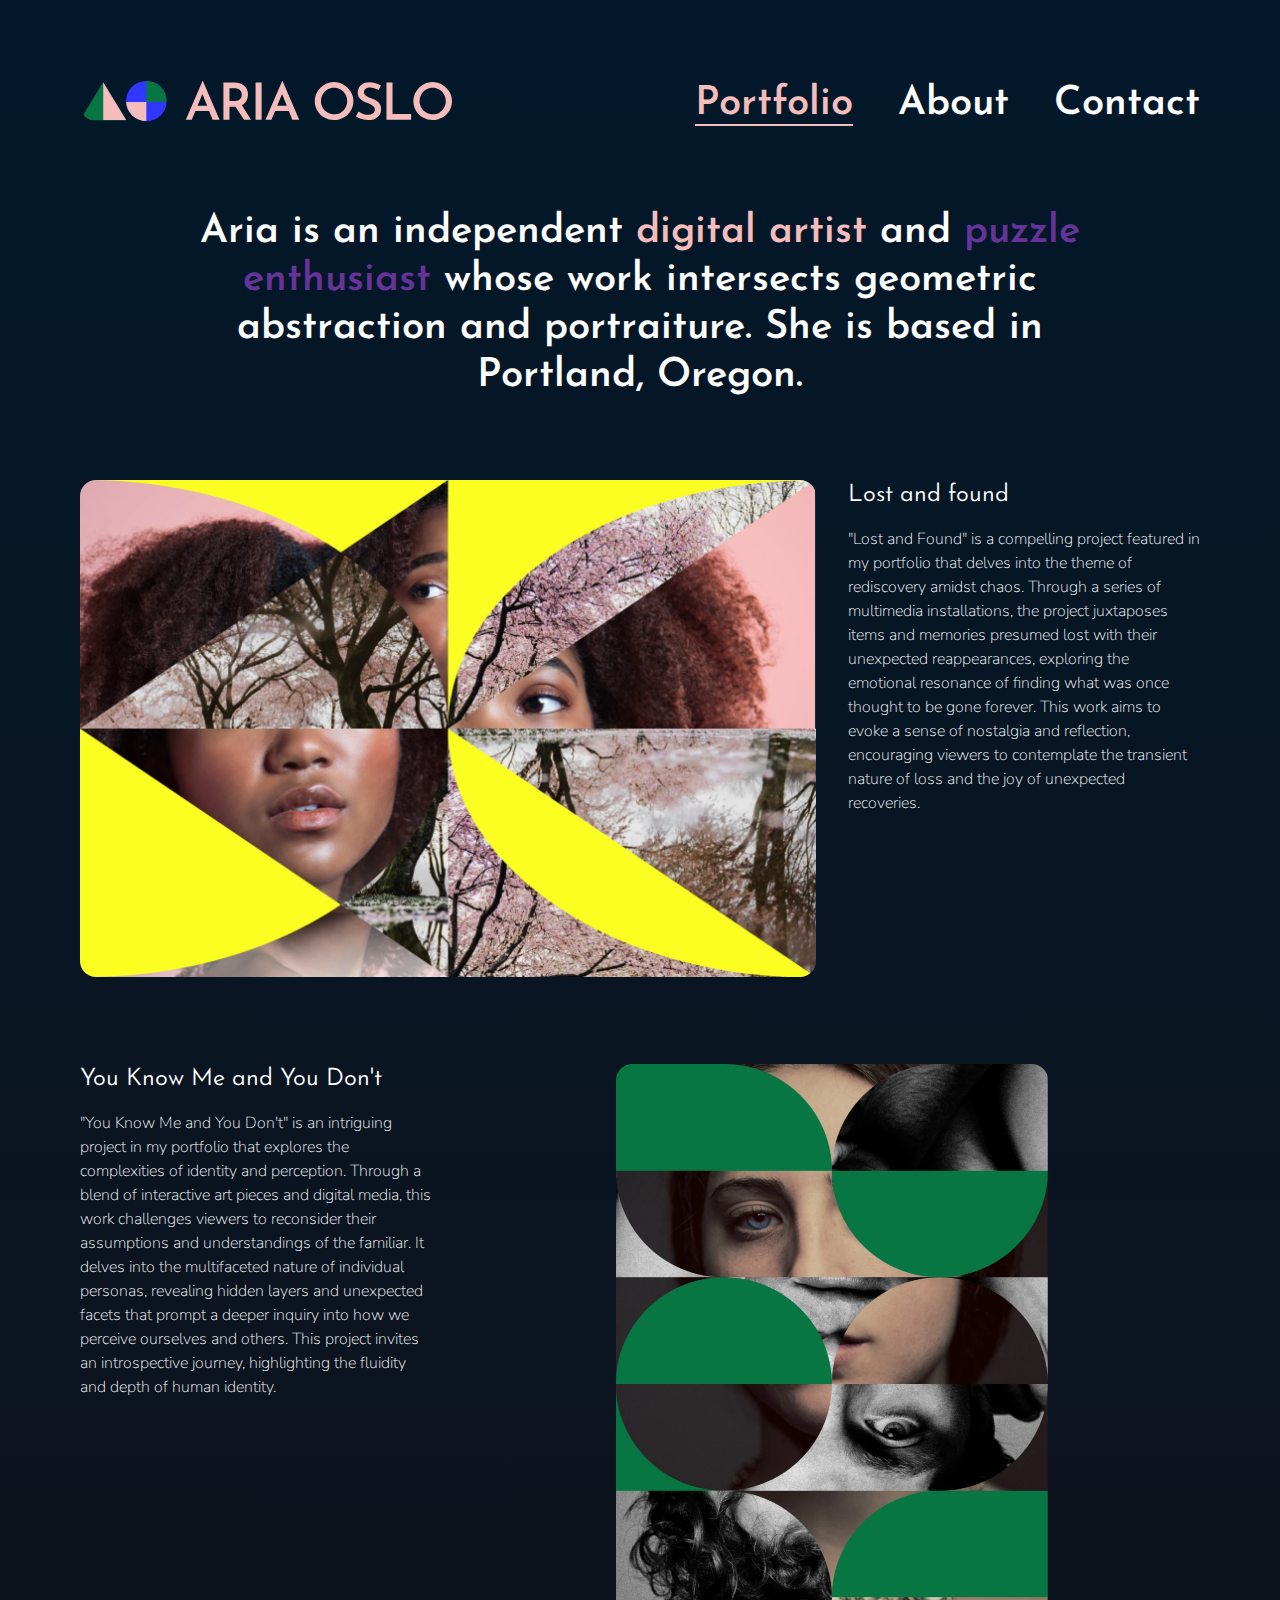
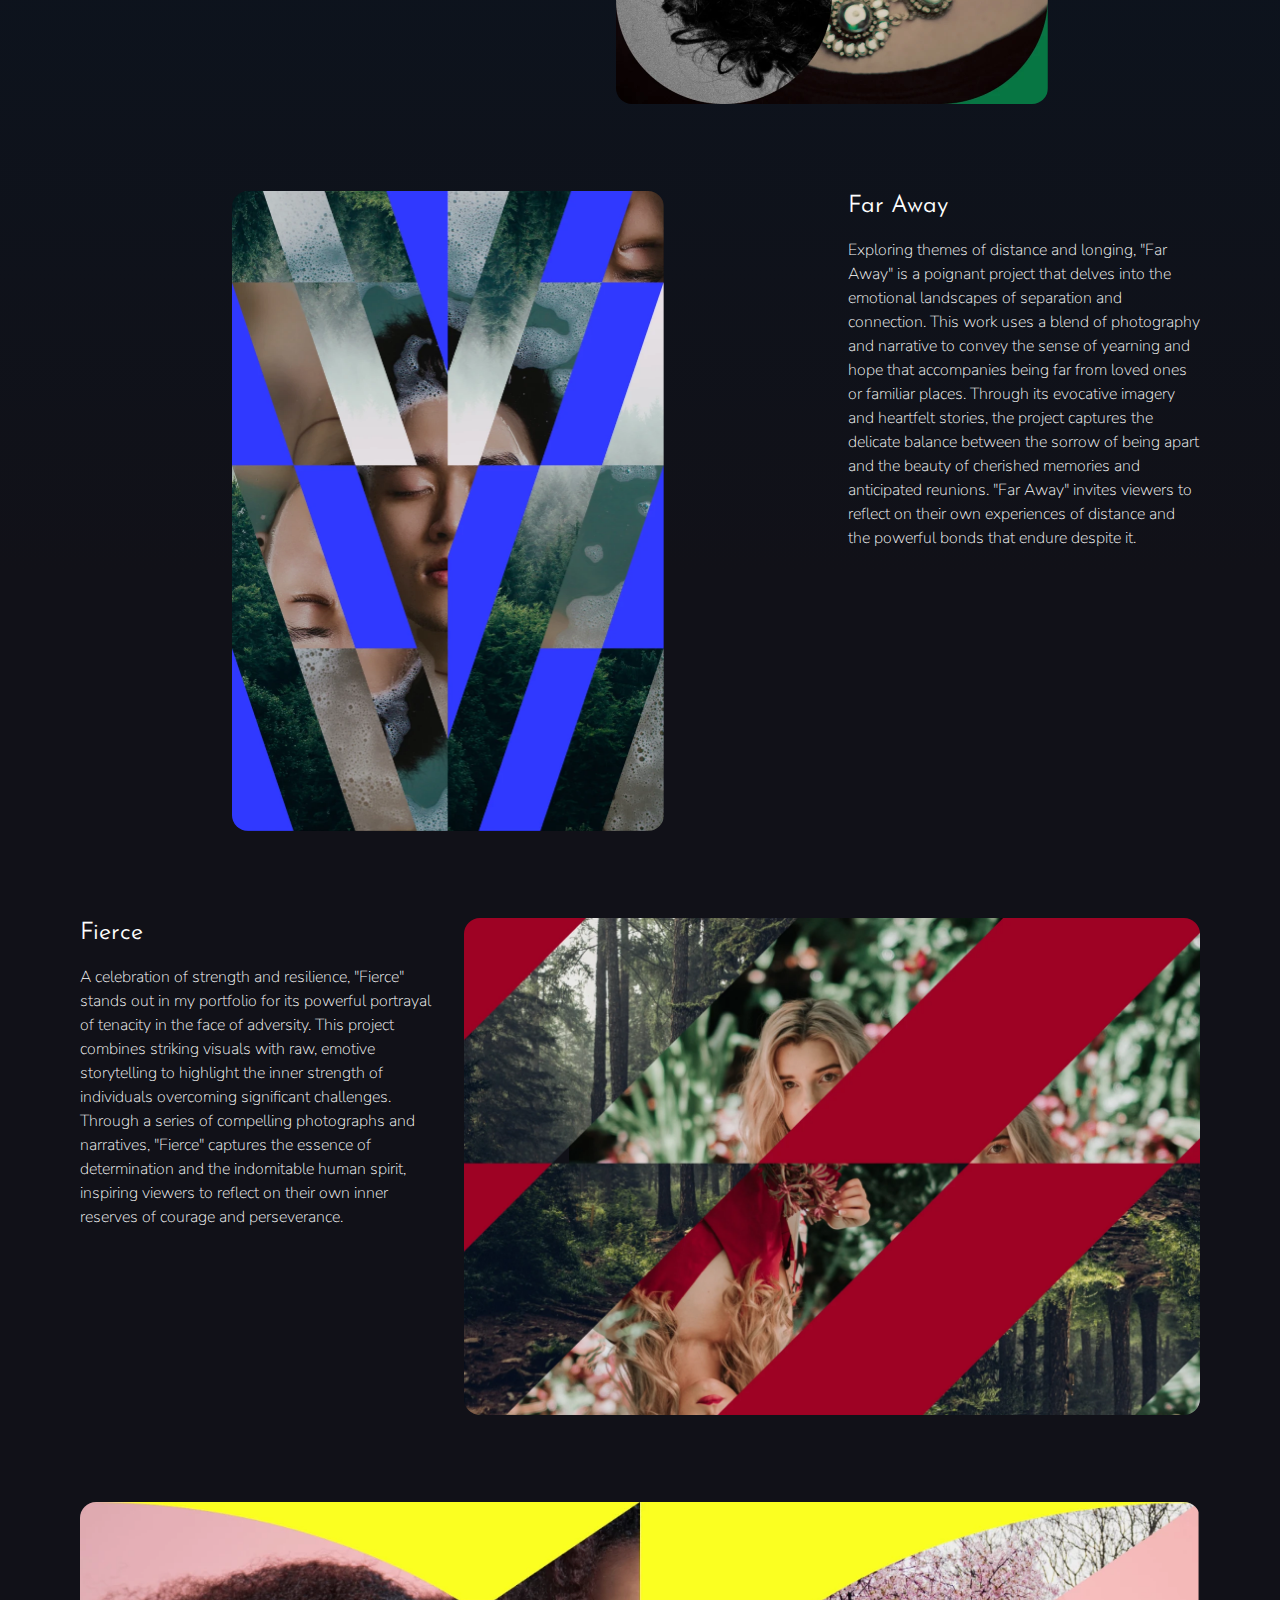
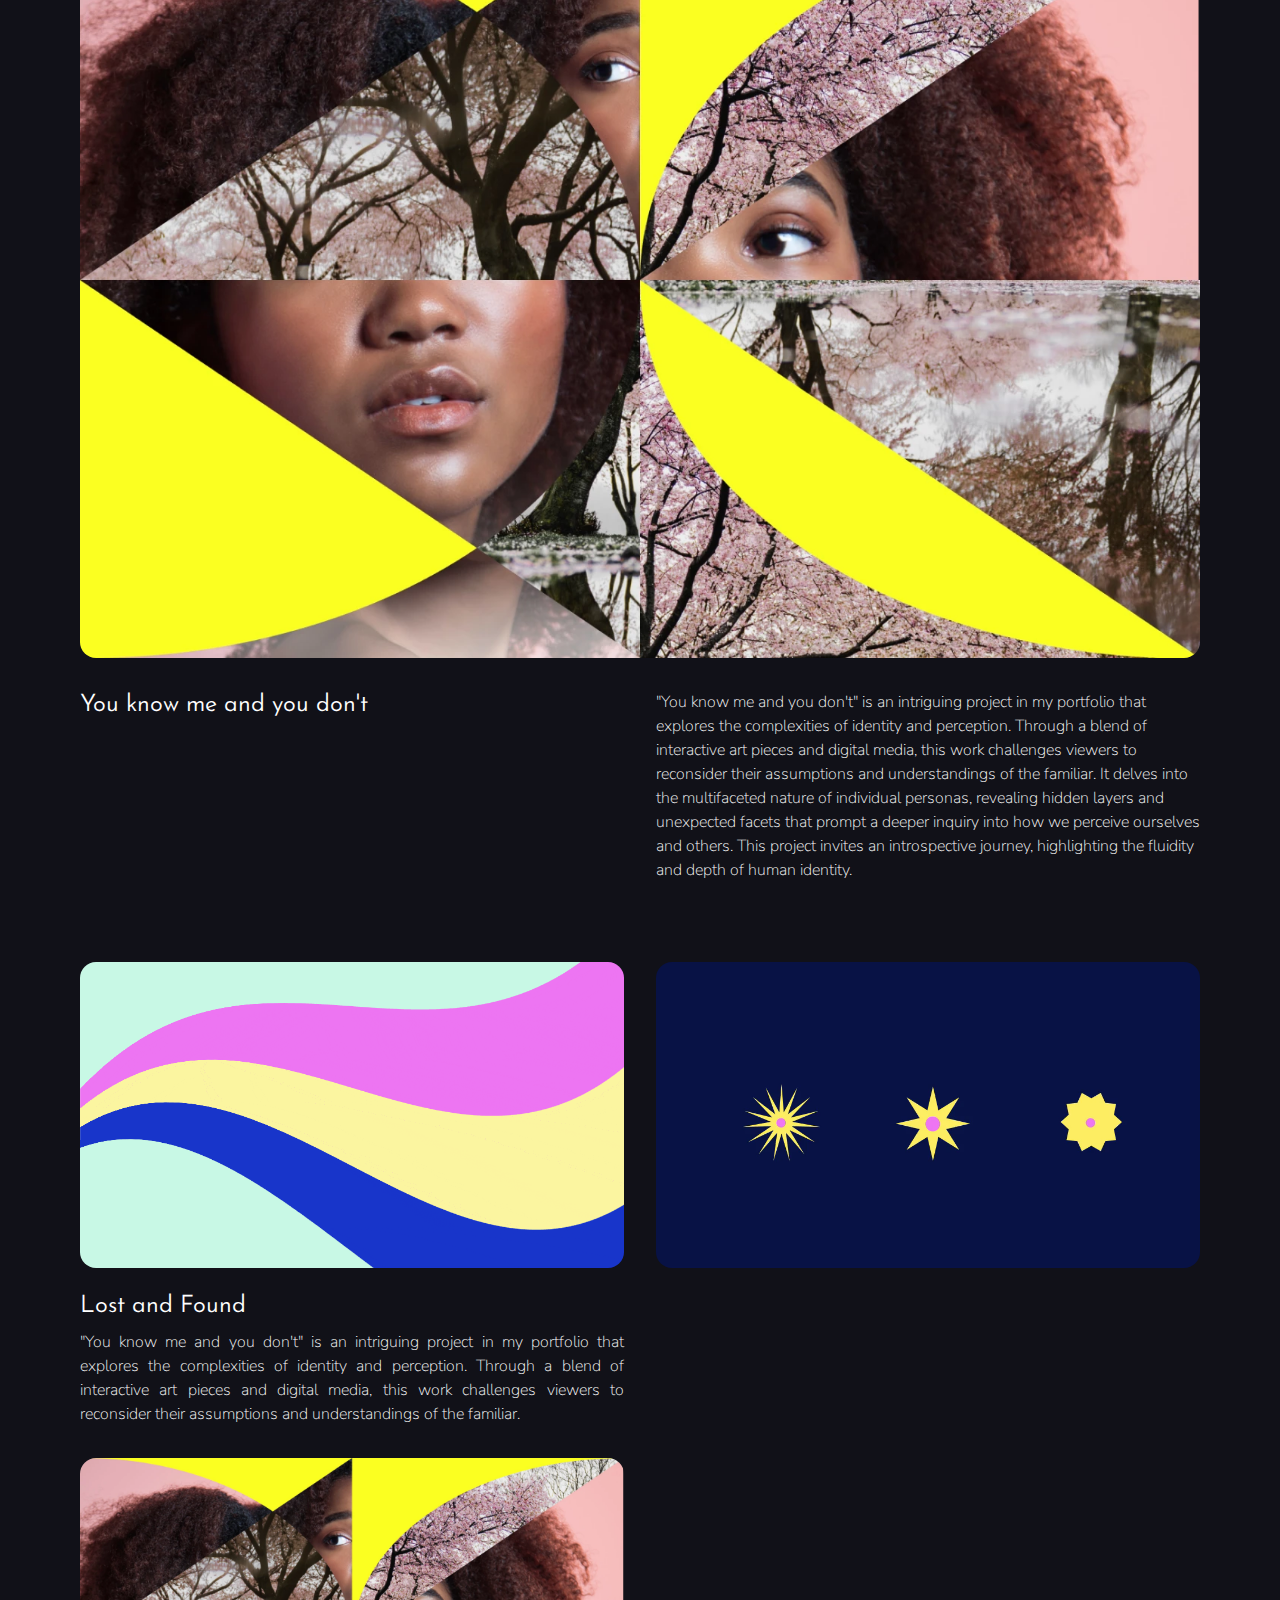
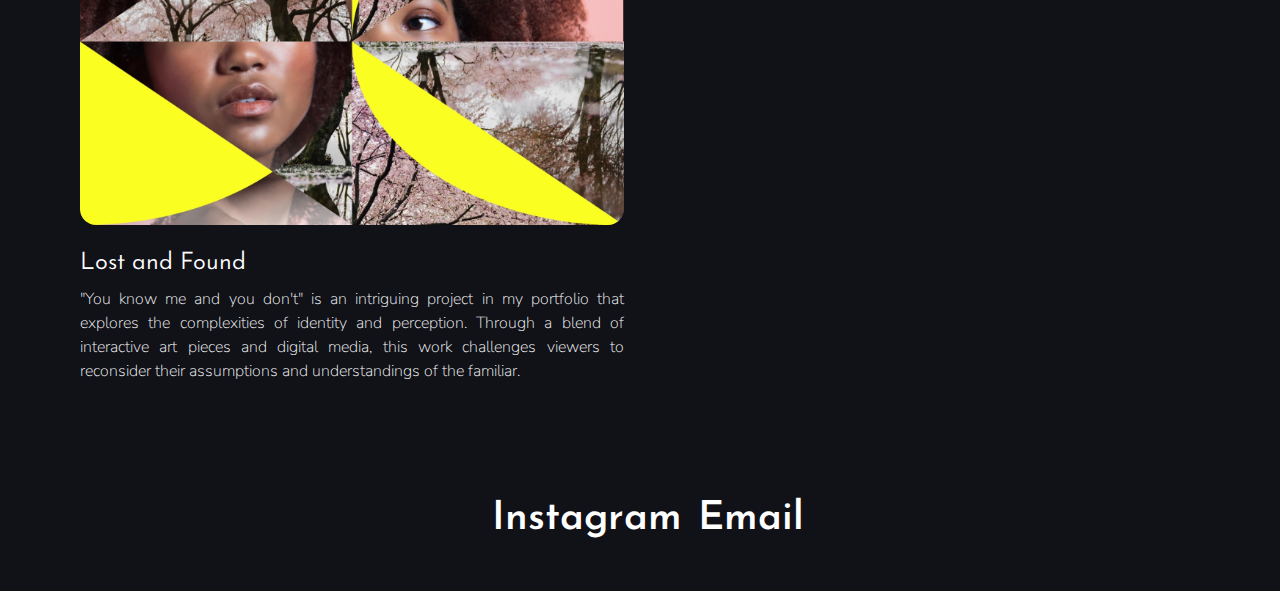
<file: index.html>
<!DOCTYPE html>
<html lang="en">
  <head>
    <meta charset="UTF-8" />
    <meta name="viewport" content="width=device-width, initial-scale=1.0" />
    <title>Aria Oslo</title>
    <link rel="stylesheet" href="styles.css" />
  </head>

  <body>
    <header>
      <a href="/"><img src="assets/site-logo.svg" alt="Aria Oslo logo" /></a>
      <nav>
        <a href="/" class="selected">Portfolio</a>
        <a href="about.html">About</a>
        <a href="contact.html">Contact</a>
      </nav>
    </header>

    <section>
      <h2>
        Aria is an independent
        <span class="highlight-pink">digital artist</span> and
        <span class="highlight-purple">puzzle enthusiast</span> whose work
        intersects geometric abstraction and portraiture. She is based in
        Portland, Oregon.
      </h2>
    </section>

    <section class="project">
      <div class="artwork">
        <img src="assets/lost-and-found-1-2x.webp" />
      </div>
      <div class="description">
        <h3>Lost and found</h3>
        <p>
          "Lost and Found" is a compelling project featured in my portfolio that
          delves into the theme of rediscovery amidst chaos. Through a series of
          multimedia installations, the project juxtaposes items and memories
          presumed lost with their unexpected reappearances, exploring the
          emotional resonance of finding what was once thought to be gone
          forever. This work aims to evoke a sense of nostalgia and reflection,
          encouraging viewers to contemplate the transient nature of loss and
          the joy of unexpected recoveries.
        </p>
      </div>
    </section>

    <section class="project project-alt">
      <div class="artwork">
        <img src="assets/you-know-me-and-you-don-t-1-2x.webp" />
      </div>
      <div class="description">
        <h3>You Know Me and You Don't</h3>
        <p>
          "You Know Me and You Don't" is an intriguing project in my portfolio
          that explores the complexities of identity and perception. Through a
          blend of interactive art pieces and digital media, this work
          challenges viewers to reconsider their assumptions and understandings
          of the familiar. It delves into the multifaceted nature of individual
          personas, revealing hidden layers and unexpected facets that prompt a
          deeper inquiry into how we perceive ourselves and others. This project
          invites an introspective journey, highlighting the fluidity and depth
          of human identity.
        </p>
      </div>
    </section>

    <section class="project">
      <div class="artwork">
        <img src="assets/far-away-1-2x.webp" />
      </div>
      <div class="description">
        <h3>Far Away</h3>
        <p>
          Exploring themes of distance and longing, "Far Away" is a poignant
          project that delves into the emotional landscapes of separation and
          connection. This work uses a blend of photography and narrative to
          convey the sense of yearning and hope that accompanies being far from
          loved ones or familiar places. Through its evocative imagery and
          heartfelt stories, the project captures the delicate balance between
          the sorrow of being apart and the beauty of cherished memories and
          anticipated reunions. "Far Away" invites viewers to reflect on their
          own experiences of distance and the powerful bonds that endure despite
          it.
        </p>
      </div>
    </section>

    <section class="project project-alt">
      <div class="artwork">
        <img src="assets/fierce-1-2x.webp" />
      </div>
      <div class="description">
        <h3>Fierce</h3>
        <p>
          A celebration of strength and resilience, "Fierce" stands out in my
          portfolio for its powerful portrayal of tenacity in the face of
          adversity. This project combines striking visuals with raw, emotive
          storytelling to highlight the inner strength of individuals overcoming
          significant challenges. Through a series of compelling photographs and
          narratives, "Fierce" captures the essence of determination and the
          indomitable human spirit, inspiring viewers to reflect on their own
          inner reserves of courage and perseverance.
        </p>
      </div>
    </section>

    <section class="project-alt-2">
      <img src="assets/lost-and-found-1-2x.webp" alt="project imagery" />
      <h3>You know me and you don't</h3>
      <div>
        <p>
          "You know me and you don't" is an intriguing project in my portfolio
          that explores the complexities of identity and perception. Through a
          blend of interactive art pieces and digital media, this work
          challenges viewers to reconsider their assumptions and understandings
          of the familiar. It delves into the multifaceted nature of individual
          personas, revealing hidden layers and unexpected facets that prompt a
          deeper inquiry into how we perceive ourselves and others. This project
          invites an introspective journey, highlighting the fluidity and depth
          of human identity.
        </p>
      </div>
    </section>

    <section class="grid-layout">
      <div>
        <img src="assets/animatedImage_conniePatterns.gif" alt="project imagery" />
        <h3>Lost and Found</h3>
        <p>
          "You know me and you don't" is an intriguing project in my portfolio
          that explores the complexities of identity and perception. Through a
          blend of interactive art pieces and digital media, this work
          challenges viewers to reconsider their assumptions and understandings
          of the familiar.
        </p>
      </div>
      <div>
        <video src="assets/animatedImage_connieIcons.mp4" alt="project imagery" autoplay loop muted playsinline/>
        <h3>Lost and Found</h3>
        <p>
          "You know me and you don't" is an intriguing project in my portfolio
          that explores the complexities of identity and perception. Through a
          blend of interactive art pieces and digital media, this work
          challenges viewers to reconsider their assumptions and understandings
          of the familiar.
        </p>
      </div>
      <div>
        <img src="assets/lost-and-found-1-2x.webp" alt="project imagery" />
        <h3>Lost and Found</h3>
        <p>
          "You know me and you don't" is an intriguing project in my portfolio
          that explores the complexities of identity and perception. Through a
          blend of interactive art pieces and digital media, this work
          challenges viewers to reconsider their assumptions and understandings
          of the familiar.
        </p>
      </div>
    </section>
  </body>

  <footer>
    <a href="https://www.instagram.com/hisuperhi">Instagram</a>
    <a href="mailto:aria@example.com">Email</a>
  </footer>
</html>
</file>
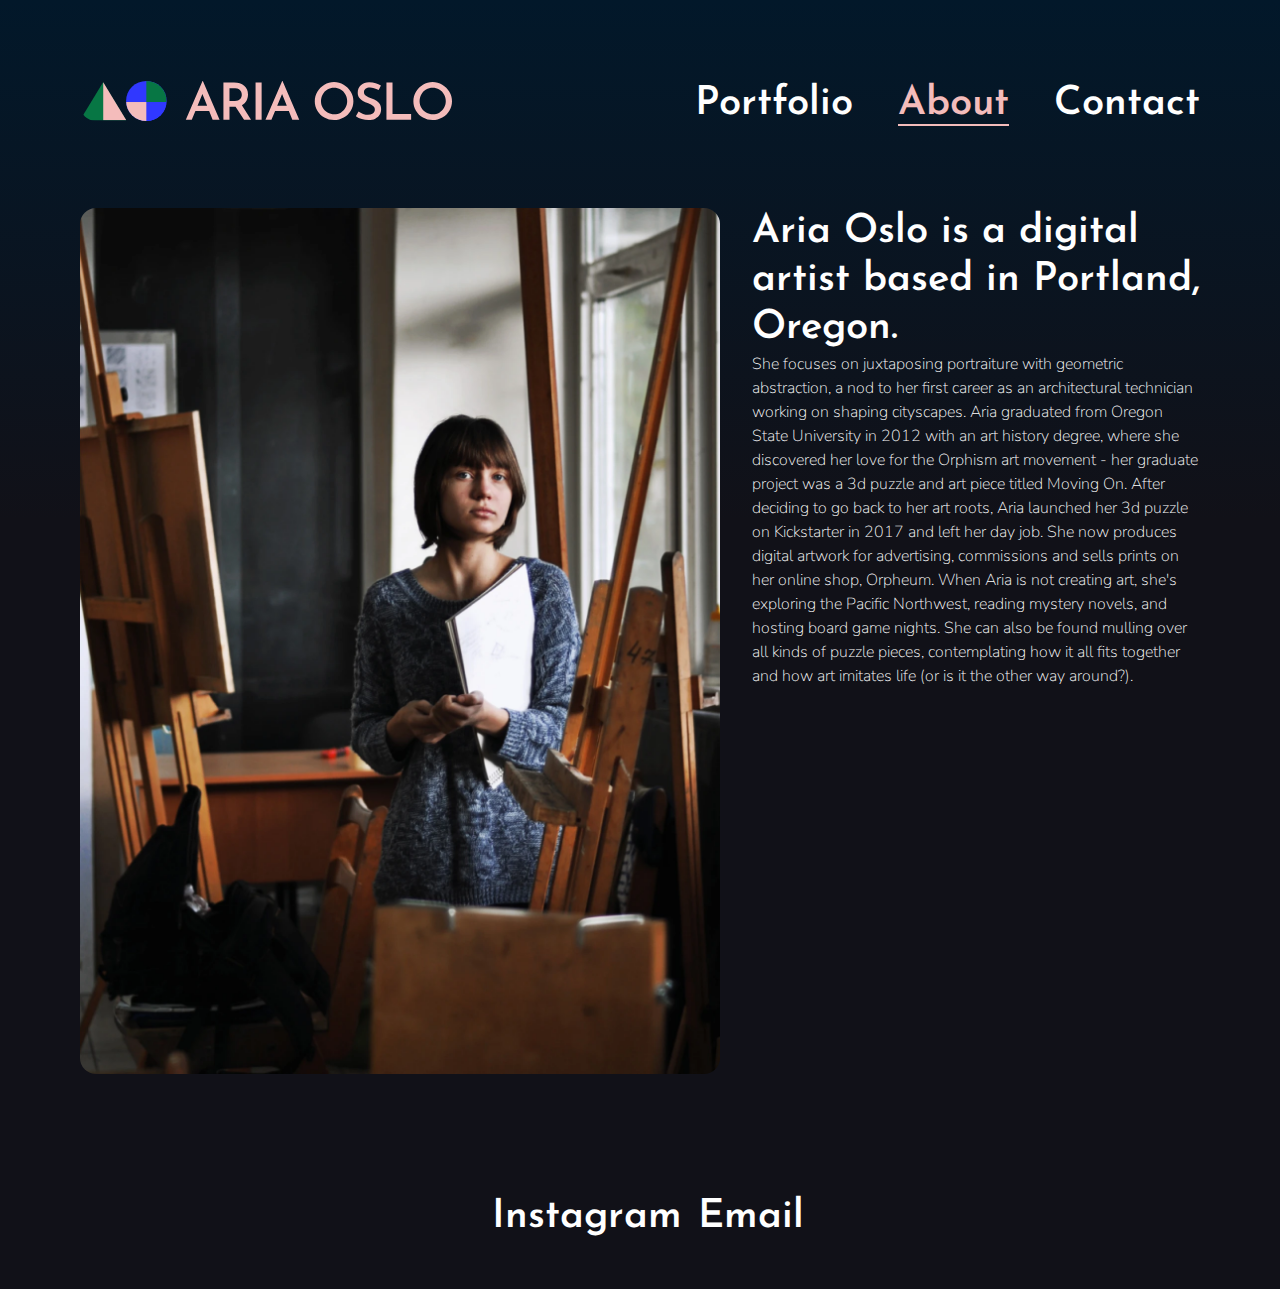
<file: about.html>
<!DOCTYPE html>
<html lang="en">
  <head>
    <meta charset="UTF-8" />
    <meta name="viewport" content="width=device-width, initial-scale=1.0" />
    <title>Aria Oslo</title>
    <link rel="stylesheet" href="styles.css" />
  </head>

  <body>
    <header>
      <a href="/"><img src="assets/site-logo.svg" alt="Aria Oslo logo" /></a>
      <nav>
        <a href="/">Portfolio</a>
        <a href="about.html" class="selected">About</a>
        <a href="contact.html">Contact</a>
      </nav>
    </header>

    <section class="about">
      <div class="headshot">
        <img src="assets/headshot-1-2x.webp" />
      </div>
      <div class="description">
        <h1>Aria Oslo is a digital artist based in Portland, Oregon.</h1>
        <p>
          She focuses on juxtaposing portraiture with geometric abstraction, a
          nod to her first career as an architectural technician working on
          shaping cityscapes. Aria graduated from Oregon State University in
          2012 with an art history degree, where she discovered her love for the
          Orphism art movement - her graduate project was a 3d puzzle and art
          piece titled Moving On. After deciding to go back to her art roots,
          Aria launched her 3d puzzle on Kickstarter in 2017 and left her day
          job. She now produces digital artwork for advertising, commissions and
          sells prints on her online shop, Orpheum. When Aria is not creating
          art, she's exploring the Pacific Northwest, reading mystery novels,
          and hosting board game nights. She can also be found mulling over all
          kinds of puzzle pieces, contemplating how it all fits together and how
          art imitates life (or is it the other way around?).
        </p>
      </div>
    </section>

    <footer>
      <a href="https://www.instagram.com/hisuperhi">Instagram</a>
      <a href="mailto:aria@example.com">Email</a>
    </footer>
  </body>
</html>
</file>
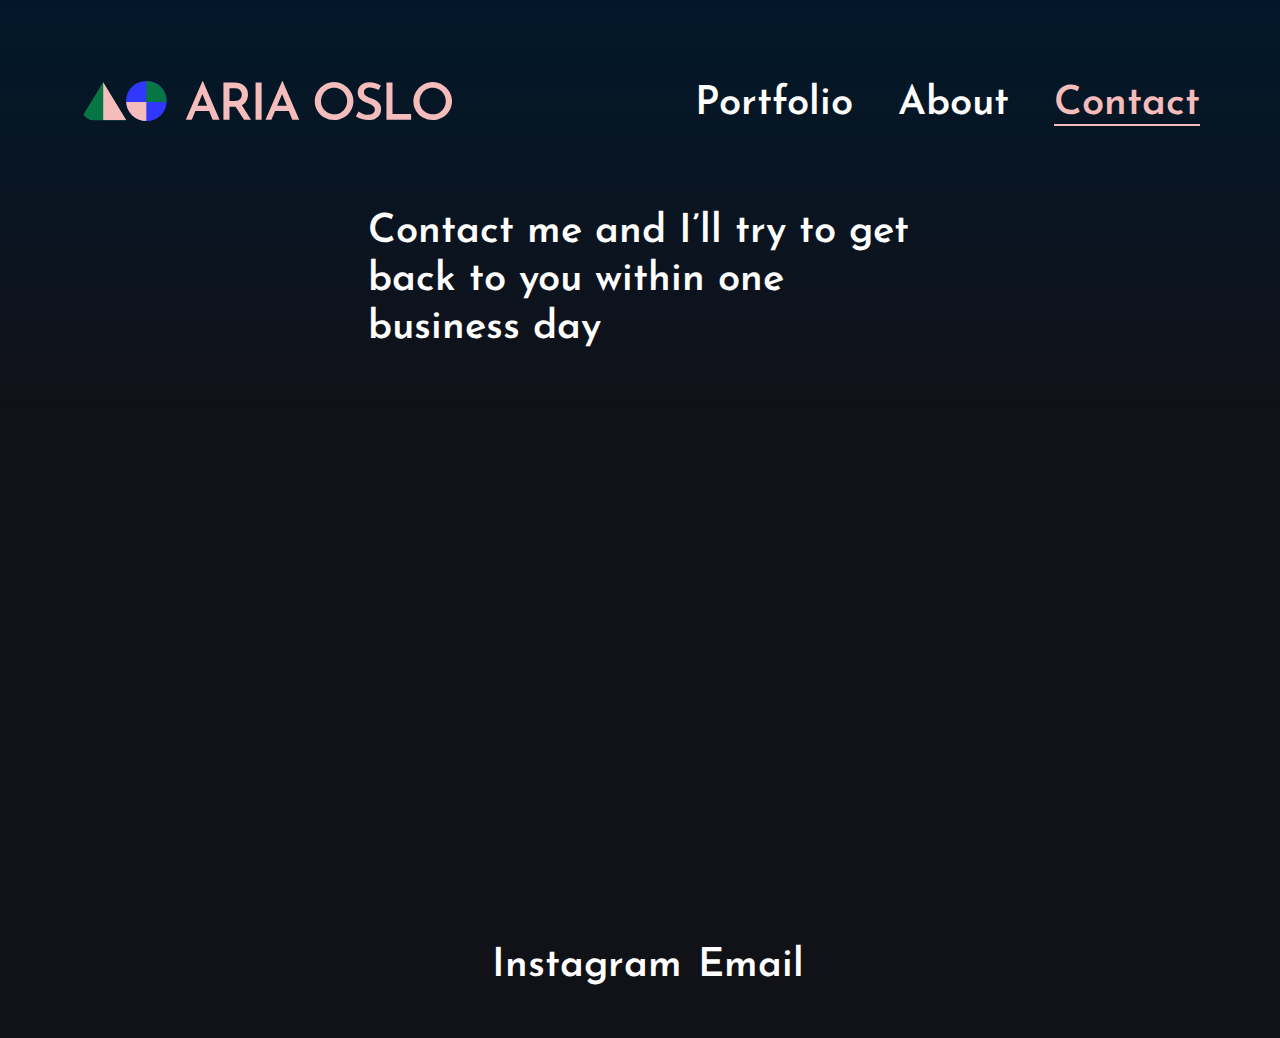
<file: contact.html>
<!DOCTYPE html>
<html lang="en">
  <head>
    <meta charset="UTF-8" />
    <meta name="viewport" content="width=device-width, initial-scale=1.0" />
    <title>Aria Oslo</title>
    <link rel="stylesheet" href="styles.css" />
  </head>

  <body>
    <header>
      <a href="/"><img src="assets/site-logo.svg" alt="Aria Oslo logo" /></a>
      <nav>
        <a href="/">Portfolio</a>
        <a href="about.html">About</a>
        <a href="contact.html" class="selected">Contact</a>
      </nav>
    </header>

    <section class="contact">
      <div class="form">
        <h1>
          Contact me and I’ll try to get back to you within one business day
        </h1>
      </div>
      <div class="form">
        <iframe
          data-tally-src="https://tally.so/embed/w2kRyL?alignLeft=1&hideTitle=1&transparentBackground=1&dynamicHeight=1"
          loading="lazy"
          width="100%"
          height="439"
          frameborder="0"
          marginheight="0"
          marginwidth="0"
          title="Contact"
        ></iframe>
        <script>
          var d = document,
            w = "https://tally.so/widgets/embed.js",
            v = function () {
              "undefined" != typeof Tally
                ? Tally.loadEmbeds()
                : d
                    .querySelectorAll("iframe[data-tally-src]:not([src])")
                    .forEach(function (e) {
                      e.src = e.dataset.tallySrc;
                    });
            };
          if ("undefined" != typeof Tally) v();
          else if (d.querySelector('script[src="' + w + '"]') == null) {
            var s = d.createElement("script");
            (s.src = w), (s.onload = v), (s.onerror = v), d.body.appendChild(s);
          }
        </script>
      </div>
    </section>

    <footer>
      <a href="https://www.instagram.com/hisuperhi">Instagram</a>
      <a href="mailto:aria@example.com">Email</a>
    </footer>
  </body>
</html>
</file>
<file: styles.css>
@import url("fonts.css");

/* Desktop Styles */
body {
  font-family: "Nunito Sans", sans-serif;
  font-weight: 100;
  font-size: 16px;
  line-height: 1.5;
  padding: 0;
  background: linear-gradient(0deg, #111118 59.71%, #02182A 100%);
  color: #fff;
  margin: 80px auto 48px auto;
  width: 1120px;
}

h1,
h2,
nav,
footer {
  font-family: "Josefin Sans", sans-serif;
  font-weight: 600;
  font-size: 40px;
  line-height: 1.2;
  margin: 0 0 0 0;
}

h2 span.highlight-pink {
  color: #f4bcbb;
}

h2 span.highlight-purple {
  color: rebeccapurple;
}

img,
video {
  max-width: 100%;
  border-radius: 16px;
}

p {
  margin: 0px;
}

nav a {
  margin-left: 32px;
  border-bottom: 2px solid transparent;
}

nav h1 {
  margin-bottom: 0;
}

header {
  display: flex;
  align-items: center;
  justify-content: space-between;
}

a {
  color: #fff;
  text-decoration: none;
  transition: color 300ms, border-bottom 300ms;
}

nav a:hover,
nav a.selected {
  color: #f4bcbb;
  border-bottom: 2px solid #f4bcbb;
}

section {
  margin: 80px 0 80px 0;
  display: grid;
  grid-template-columns: repeat(12, 1fr);
  grid-auto-flow: dense;
  gap: 32px 32px;
}

section h2 {
  grid-column: 2 / span 10;
  text-align: center;
}

h3 {
  font-family: "Josefin Sans", sans-serif;
  font-weight: 350;
  font-size: 24px;
  line-height: 1.3;
  margin: 0 0 16px 0;
}

section.project div.artwork {
  grid-column: 1 / span 8;
  text-align: center;
}

section.project div.artwork img {
  max-height: 640px;
}

section.project div.description {
  grid-column: 9 / span 4;
}

section.project-alt div.artwork {
  grid-column: 5 / span 8;
  text-align: center;
}

section.project-alt div.description {
  grid-column: 1 / span 4;
}

section.about div.headshot {
  grid-column: 1 / span 7;
  text-align: center;
}

section.about div.description {
  grid-column: 8 / span 5;
}

section.contact div.form {
  grid-column: 4 / span 6;
}

section.project-alt-2 img {
  grid-column: 1 / span 12;
}

section.project-alt-2 h3 {
  grid-column: 1 / span 6;
}

section.project-alt-2 div {
  grid-column: 7 / span 6;
}

section.grid-layout div {
  grid-column: span 6;
}

section.grid-layout h3 {
  margin: 16px 0px 8px 0px;
}

section.grid-layout p {
  text-align: justify;
}

footer {
  display: flex;
  align-items: center;
  justify-content: center;
}

footer a {
  margin: 32px 0 0 16px;
}

/* Smaller desktop Styles */
@media (max-width: 1248px) {
  body {
    width: auto;
    margin: 80px 64px 48px 64px;
  }

  h1,
  h2,
  nav,
  footer {
    font-size: 32px;
  }
}

@media (max-width: 980px) {
  header {
    flex-direction: column;
    gap: 32px;
  }

  nav a {
    margin: 0 16px 0 16px;
  }
}

@media (max-width: 768px) {
  section {
    grid-template-columns: repeat(2, 1fr);
    gap: 32px 32px;
  }

  section h2 {
    grid-column: 1 / span 2;
  }

  section.project div.artwork {
    grid-column: 1 / span 2;
    text-align: center;
  }

  section.project div.artwork img {
    max-height: 480px;
  }

  section.project div.description {
    grid-column: 1 / span 2;
  }

  section.project-alt div.artwork {
    grid-column: 1 / span 2;
  }

  section.project-alt div.description {
    grid-column: 1 / span 2;
  }

  section.about div.headshot {
    grid-column: 1 / span 2;
  }

  section.about div.headshot img {
    max-height: 480px;
  }

  section.about div.description {
    grid-column: 1 / span 2;
  }

  section.contact div.form {
    grid-column: 1 / span 2;
  }

  @media (max-width: 560px) {
    body {
      width: auto;
      margin: 32px;
    }

    nav {
      display: flex;
      flex-direction: column;
      align-items: center;
      justify-content: center;
      gap: 16px;
    }

    h3 {
      margin: 0 0 8px 0;
    }

    section {
      margin: 56px 0 56px 0;
    }
  }
}
</file>
